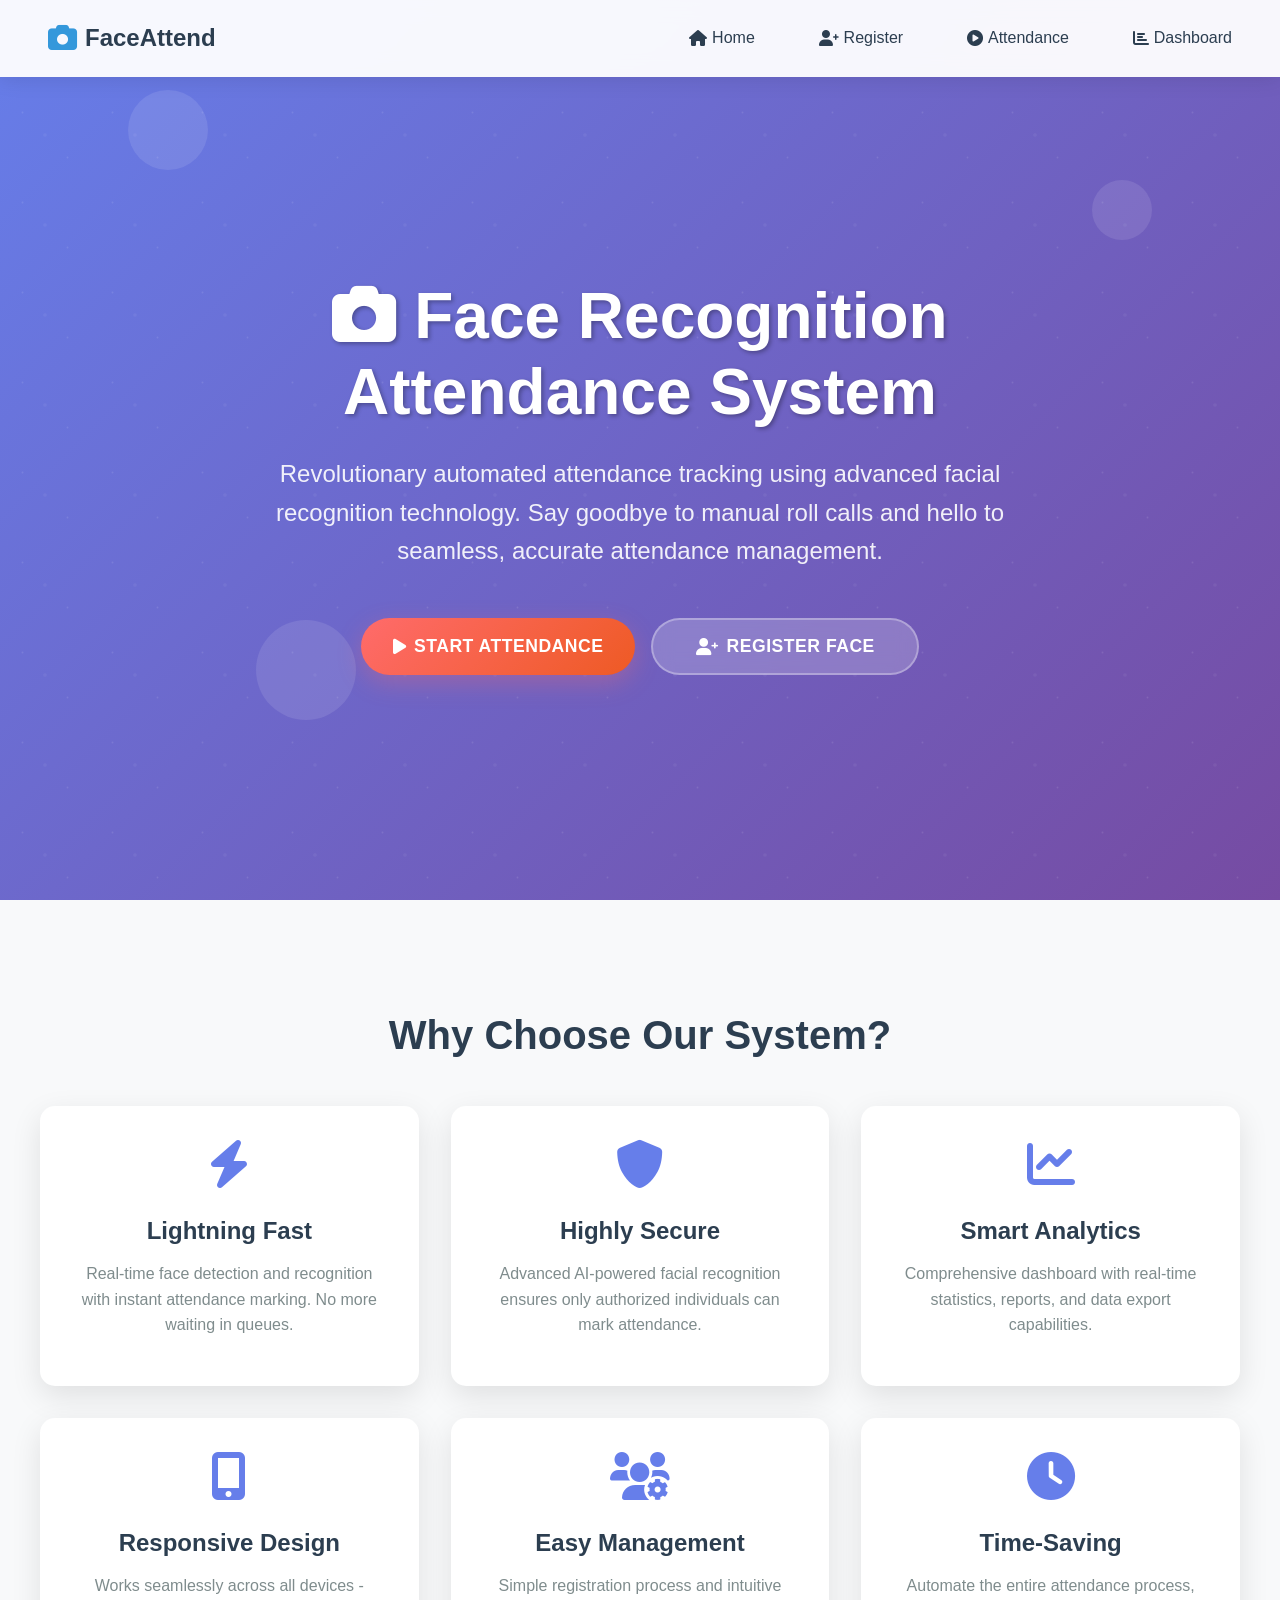
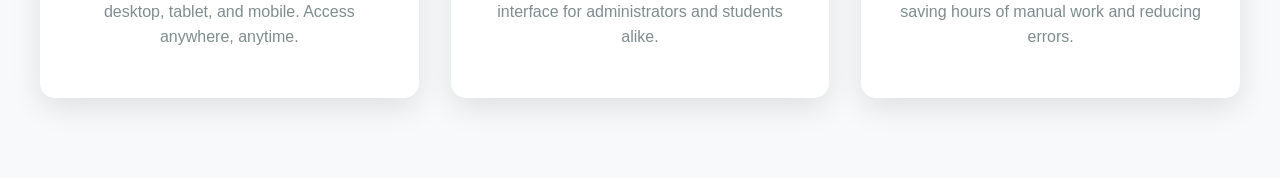
<file: index.html>
<!DOCTYPE html>
<html lang="en">
<head>
    <meta charset="UTF-8">
    <meta name="viewport" content="width=device-width, initial-scale=1.0">
    <title>Face Recognition Attendance System</title>
    <link rel="stylesheet" href="style.css">
    <link rel="stylesheet" href="https://cdnjs.cloudflare.com/ajax/libs/font-awesome/6.0.0/css/all.min.css">
    <style>
        body {
            margin: 0;
            padding: 0;
            font-family: 'Segoe UI', Tahoma, Geneva, Verdana, sans-serif;
            overflow-x: hidden;
        }

        .hero {
            position: relative;
            height: 100vh;
            background: linear-gradient(135deg, #667eea 0%, #764ba2 100%);
            display: flex;
            align-items: center;
            justify-content: center;
            text-align: center;
            color: white;
            overflow: hidden;
        }

        .hero::before {
            content: '';
            position: absolute;
            top: 0;
            left: 0;
            right: 0;
            bottom: 0;
            background: url('data:image/svg+xml,<svg xmlns="http://www.w3.org/2000/svg" viewBox="0 0 1000 1000"><defs><pattern id="grain" width="100" height="100" patternUnits="userSpaceOnUse"><circle cx="25" cy="25" r="1" fill="%23ffffff" opacity="0.1"/><circle cx="75" cy="75" r="1" fill="%23ffffff" opacity="0.1"/><circle cx="50" cy="50" r="2" fill="%23ffffff" opacity="0.05"/></pattern></defs><rect width="100%" height="100%" fill="url(%23grain)"/></svg>');
            pointer-events: none;
        }

        .hero-content {
            position: relative;
            z-index: 2;
            max-width: 800px;
            padding: 2rem;
            animation: fadeInUp 1s ease-out;
        }

        @keyframes fadeInUp {
            from {
                opacity: 0;
                transform: translateY(30px);
            }
            to {
                opacity: 1;
                transform: translateY(0);
            }
        }

        .hero h1 {
            font-size: 4rem;
            font-weight: 700;
            margin-bottom: 1rem;
            text-shadow: 2px 2px 4px rgba(0,0,0,0.3);
            line-height: 1.2;
        }

        .hero p {
            font-size: 1.5rem;
            margin-bottom: 3rem;
            opacity: 0.9;
            line-height: 1.6;
        }

        .cta-buttons {
            display: flex;
            gap: 1rem;
            justify-content: center;
            flex-wrap: wrap;
        }

        .btn {
            padding: 1rem 2rem;
            font-size: 1.1rem;
            font-weight: 600;
            border: none;
            border-radius: 50px;
            cursor: pointer;
            transition: all 0.3s ease;
            text-decoration: none;
            display: inline-flex;
            align-items: center;
            gap: 0.5rem;
            text-transform: uppercase;
            letter-spacing: 0.5px;
            min-width: 200px;
            justify-content: center;
        }

        .btn-primary {
            background: linear-gradient(135deg, #ff6b6b, #ee5a24);
            color: white;
            box-shadow: 0 8px 25px rgba(255, 107, 107, 0.3);
        }

        .btn-primary:hover {
            transform: translateY(-3px);
            box-shadow: 0 15px 35px rgba(255, 107, 107, 0.4);
        }

        .btn-secondary {
            background: rgba(255, 255, 255, 0.2);
            color: white;
            border: 2px solid rgba(255, 255, 255, 0.3);
            backdrop-filter: blur(10px);
        }

        .btn-secondary:hover {
            background: rgba(255, 255, 255, 0.3);
            transform: translateY(-3px);
        }

        .features {
            padding: 5rem 2rem;
            background: #f8f9fa;
            text-align: center;
        }

        .features h2 {
            font-size: 2.5rem;
            color: #2c3e50;
            margin-bottom: 3rem;
        }

        .features-grid {
            display: grid;
            grid-template-columns: repeat(auto-fit, minmax(300px, 1fr));
            gap: 2rem;
            max-width: 1200px;
            margin: 0 auto;
        }

        .feature-card {
            background: white;
            padding: 2rem;
            border-radius: 15px;
            box-shadow: 0 10px 30px rgba(0,0,0,0.1);
            transition: transform 0.3s ease, box-shadow 0.3s ease;
        }

        .feature-card:hover {
            transform: translateY(-10px);
            box-shadow: 0 20px 40px rgba(0,0,0,0.15);
        }

        .feature-icon {
            font-size: 3rem;
            color: #667eea;
            margin-bottom: 1rem;
        }

        .feature-card h3 {
            font-size: 1.5rem;
            color: #2c3e50;
            margin-bottom: 1rem;
        }

        .feature-card p {
            color: #7f8c8d;
            line-height: 1.6;
        }

        .floating-shapes {
            position: absolute;
            top: 0;
            left: 0;
            right: 0;
            bottom: 0;
            pointer-events: none;
            overflow: hidden;
        }

        .shape {
            position: absolute;
            border-radius: 50%;
            background: rgba(255, 255, 255, 0.1);
            animation: float 6s ease-in-out infinite;
        }

        .shape:nth-child(1) {
            width: 80px;
            height: 80px;
            top: 10%;
            left: 10%;
            animation-delay: 0s;
        }

        .shape:nth-child(2) {
            width: 60px;
            height: 60px;
            top: 20%;
            right: 10%;
            animation-delay: 2s;
        }

        .shape:nth-child(3) {
            width: 100px;
            height: 100px;
            bottom: 20%;
            left: 20%;
            animation-delay: 4s;
        }

        @keyframes float {
            0%, 100% { transform: translateY(0px); }
            50% { transform: translateY(-20px); }
        }

        @media (max-width: 768px) {
            .hero h1 {
                font-size: 2.5rem;
            }
            .hero p {
                font-size: 1.2rem;
            }
            .cta-buttons {
                flex-direction: column;
                align-items: center;
            }
            .btn {
                min-width: 250px;
            }
        }
    </style>
</head>
<body>
    <nav>
        <a href="/" class="nav-brand">
            <i class="fas fa-camera"></i>
            FaceAttend
        </a>
        <div class="nav-links" id="navLinks">
            <a href="/"><i class="fas fa-home"></i> Home</a>
            <a href="/register"><i class="fas fa-user-plus"></i> Register</a>
            <a href="/attendance"><i class="fas fa-play-circle"></i> Attendance</a>
            <a href="/dashboard"><i class="fas fa-chart-bar"></i> Dashboard</a>
        </div>
        <div class="hamburger" id="hamburger">
            <span></span>
            <span></span>
            <span></span>
        </div>
    </nav>

    <section class="hero">
        <div class="floating-shapes">
            <div class="shape"></div>
            <div class="shape"></div>
            <div class="shape"></div>
        </div>
        <div class="hero-content">
            <h1><i class="fas fa-camera"></i> Face Recognition Attendance System</h1>
            <p>Revolutionary automated attendance tracking using advanced facial recognition technology. Say goodbye to manual roll calls and hello to seamless, accurate attendance management.</p>
            <div class="cta-buttons">
                <a href="/attendance" class="btn btn-primary">
                    <i class="fas fa-play"></i> Start Attendance
                </a>
                <a href="/register" class="btn btn-secondary">
                    <i class="fas fa-user-plus"></i> Register Face
                </a>
            </div>
        </div>
    </section>

    <section class="features">
        <h2>Why Choose Our System?</h2>
        <div class="features-grid">
            <div class="feature-card">
                <div class="feature-icon"><i class="fas fa-bolt"></i></div>
                <h3>Lightning Fast</h3>
                <p>Real-time face detection and recognition with instant attendance marking. No more waiting in queues.</p>
            </div>
            <div class="feature-card">
                <div class="feature-icon"><i class="fas fa-shield-alt"></i></div>
                <h3>Highly Secure</h3>
                <p>Advanced AI-powered facial recognition ensures only authorized individuals can mark attendance.</p>
            </div>
            <div class="feature-card">
                <div class="feature-icon"><i class="fas fa-chart-line"></i></div>
                <h3>Smart Analytics</h3>
                <p>Comprehensive dashboard with real-time statistics, reports, and data export capabilities.</p>
            </div>
            <div class="feature-card">
                <div class="feature-icon"><i class="fas fa-mobile-alt"></i></div>
                <h3>Responsive Design</h3>
                <p>Works seamlessly across all devices - desktop, tablet, and mobile. Access anywhere, anytime.</p>
            </div>
            <div class="feature-card">
                <div class="feature-icon"><i class="fas fa-users-cog"></i></div>
                <h3>Easy Management</h3>
                <p>Simple registration process and intuitive interface for administrators and students alike.</p>
            </div>
            <div class="feature-card">
                <div class="feature-icon"><i class="fas fa-clock"></i></div>
                <h3>Time-Saving</h3>
                <p>Automate the entire attendance process, saving hours of manual work and reducing errors.</p>
            </div>
        </div>
    </section>

    <script>
        // Hamburger menu toggle
        const hamburger = document.getElementById('hamburger');
        const navLinks = document.getElementById('navLinks');

        hamburger.addEventListener('click', () => {
            hamburger.classList.toggle('active');
            navLinks.classList.toggle('active');
        });

        // Close mobile menu when clicking a link
        navLinks.querySelectorAll('a').forEach(link => {
            link.addEventListener('click', () => {
                hamburger.classList.remove('active');
                navLinks.classList.remove('active');
            });
        });

        // Navbar scroll effect
        window.addEventListener('scroll', () => {
            const nav = document.querySelector('nav');
            if (window.scrollY > 50) {
                nav.classList.add('scrolled');
            } else {
                nav.classList.remove('scrolled');
            }
        });

        // Smooth scrolling for anchor links
        document.querySelectorAll('a[href^="#"]').forEach(anchor => {
            anchor.addEventListener('click', function (e) {
                e.preventDefault();
                const target = document.querySelector(this.getAttribute('href'));
                if (target) {
                    target.scrollIntoView({
                        behavior: 'smooth',
                        block: 'start'
                    });
                }
            });
        });
    </script>
</body>
</html>
</file>
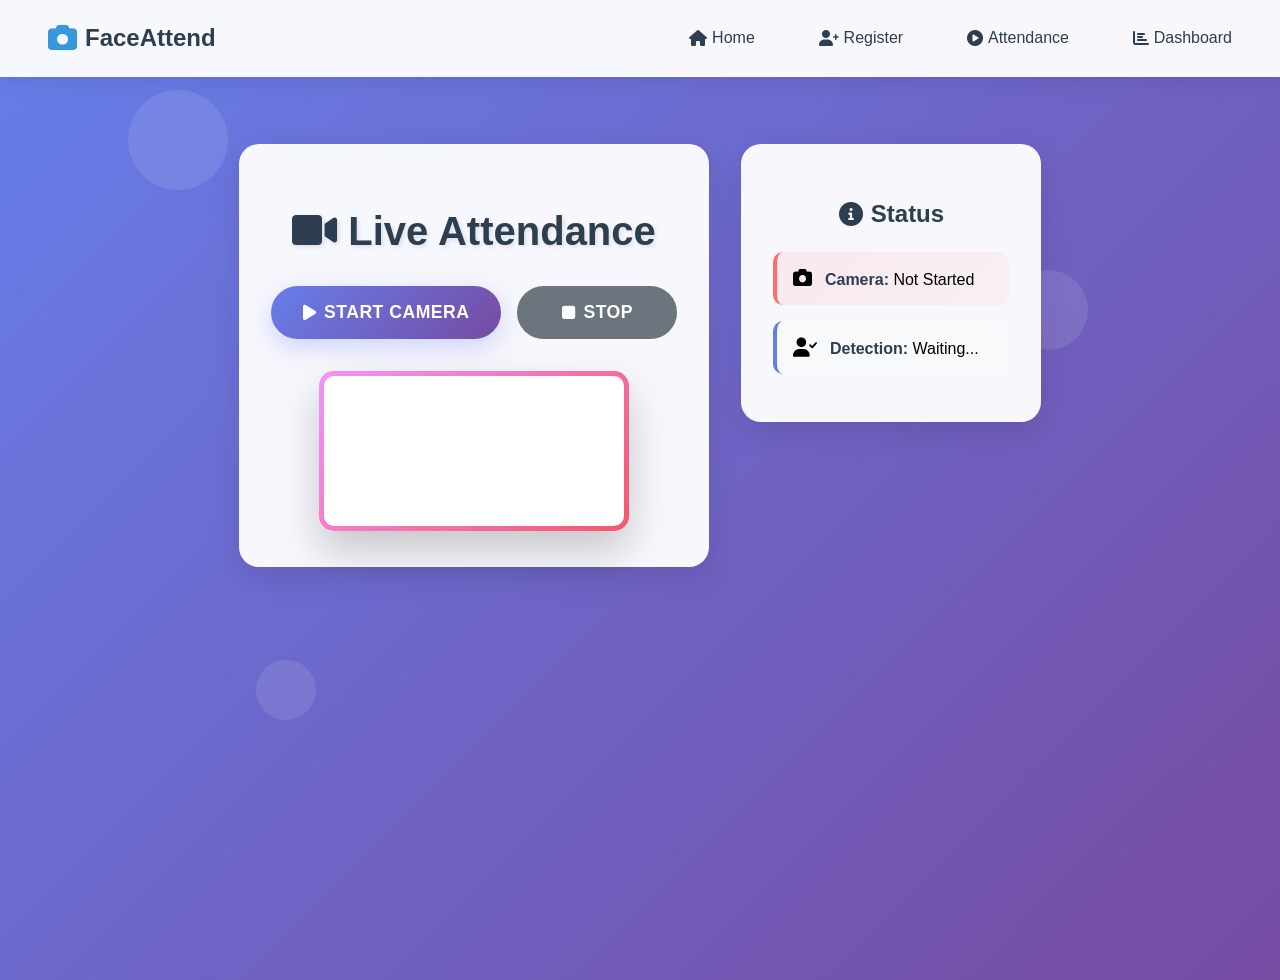
<file: attendence.html>
<!DOCTYPE html>
<html lang="en">
<head>
    <meta charset="UTF-8">
    <meta name="viewport" content="width=device-width, initial-scale=1.0">
    <title>Live Attendance</title>
    <link rel="stylesheet" href="style.css">
    <link rel="stylesheet" href="https://cdnjs.cloudflare.com/ajax/libs/font-awesome/6.0.0/css/all.min.css">
    <style>
        :root {
            --primary: #667eea;
            --secondary: #764ba2;
            --success: #4ecdc4;
            --warning: #ff6b6b;
            --dark: #2c3e50;
            --light: #f8f9fa;
            --shadow: 0 10px 30px rgba(0,0,0,0.1);
            --border-radius: 20px;
        }

        body {
            background: linear-gradient(135deg, #667eea 0%, #764ba2 100%);
            min-height: 100vh;
            font-family: 'Segoe UI', Tahoma, Geneva, Verdana, sans-serif;
            overflow-x: hidden;
        }

        body::before {
            content: '';
            position: fixed;
            top: 0;
            left: 0;
            right: 0;
            bottom: 0;
            background: url('data:image/svg+xml,<svg xmlns="http://www.w3.org/2000/svg" viewBox="0 0 1000 1000"><defs><pattern id="grain" width="100" height="100" patternUnits="userSpaceOnUse"><circle cx="25" cy="25" r="1" fill="%23ffffff" opacity="0.03"/><circle cx="75" cy="75" r="1" fill="%23ffffff" opacity="0.03"/><circle cx="50" cy="50" r="2" fill="%23ffffff" opacity="0.02"/></pattern></defs><rect width="100%" height="100%" fill="url(%23grain)"/></svg>');
            pointer-events: none;
            z-index: -1;
        }

        .attendance-main {
            max-width: 1200px;
            margin: 2rem auto;
            padding: 2rem;
            display: grid;
            grid-template-columns: 1fr 300px;
            gap: 2rem;
            align-items: start;
        }

        .video-section {
            background: rgba(255, 255, 255, 0.95);
            backdrop-filter: blur(10px);
            border-radius: var(--border-radius);
            box-shadow: var(--shadow);
            padding: 2rem;
            text-align: center;
        }

        .video-section h2 {
            color: var(--dark);
            margin-bottom: 2rem;
            font-size: 2.5rem;
            font-weight: 700;
            text-shadow: 2px 2px 4px rgba(0,0,0,0.1);
        }

        .controls {
            display: flex;
            justify-content: center;
            gap: 1rem;
            margin-bottom: 2rem;
            flex-wrap: wrap;
        }

        .btn {
            padding: 1rem 2rem;
            font-size: 1.1rem;
            border: none;
            border-radius: 50px;
            cursor: pointer;
            transition: all 0.3s ease;
            font-weight: 600;
            text-transform: uppercase;
            letter-spacing: 0.5px;
            display: inline-flex;
            align-items: center;
            gap: 0.5rem;
            min-width: 160px;
            justify-content: center;
            position: relative;
            overflow: hidden;
        }

        .btn::before {
            content: '';
            position: absolute;
            top: 0;
            left: -100%;
            width: 100%;
            height: 100%;
            background: linear-gradient(90deg, transparent, rgba(255,255,255,0.2), transparent);
            transition: left 0.5s;
        }

        .btn:hover::before {
            left: 100%;
        }

        .btn-primary {
            background: linear-gradient(135deg, var(--primary), var(--secondary));
            color: white;
            box-shadow: 0 8px 25px rgba(102, 126, 234, 0.3);
        }

        .btn-primary:hover {
            transform: translateY(-3px);
            box-shadow: 0 15px 35px rgba(102, 126, 234, 0.4);
        }

        .btn-danger {
            background: linear-gradient(135deg, var(--warning), #ee5a24);
            color: white;
            box-shadow: 0 8px 25px rgba(255, 107, 107, 0.3);
        }

        .btn-danger:hover {
            transform: translateY(-3px);
            box-shadow: 0 15px 35px rgba(255, 107, 107, 0.4);
        }

        .btn:disabled {
            background: #6c757d;
            cursor: not-allowed;
            transform: none;
            box-shadow: none;
        }

        .video-card {
            position: relative;
            display: inline-block;
            border-radius: 15px;
            overflow: hidden;
            box-shadow: 0 20px 40px rgba(0,0,0,0.2);
            margin: 0 auto;
            max-width: 100%;
            background: linear-gradient(135deg, #f093fb 0%, #f5576c 100%);
            padding: 5px;
        }

        .video-card-inner {
            background: white;
            border-radius: 10px;
            overflow: hidden;
        }

        #video {
            display: block;
            width: 100%;
            max-width: 640px;
            height: auto;
            border-radius: 10px;
        }

        #overlay {
            position: absolute;
            left: 5px;
            top: 5px;
            pointer-events: none;
            border-radius: 10px;
        }

        .status-panel {
            background: rgba(255, 255, 255, 0.95);
            backdrop-filter: blur(10px);
            border-radius: var(--border-radius);
            box-shadow: var(--shadow);
            padding: 2rem;
            height: fit-content;
            /* sticky: top 100px; */
        }

        .status-panel h3 {
            color: var(--dark);
            margin-bottom: 1.5rem;
            font-size: 1.5rem;
            text-align: center;
            display: flex;
            align-items: center;
            justify-content: center;
            gap: 0.5rem;
        }

        .status-item {
            background: var(--light);
            border-radius: 10px;
            padding: 1rem;
            margin-bottom: 1rem;
            border-left: 4px solid var(--primary);
            transition: all 0.3s ease;
        }

        .status-item.success {
            border-left-color: var(--success);
            background: linear-gradient(135deg, rgba(78, 205, 196, 0.1), rgba(78, 205, 196, 0.05));
        }

        .status-item.warning {
            border-left-color: var(--warning);
            background: linear-gradient(135deg, rgba(255, 107, 107, 0.1), rgba(255, 107, 107, 0.05));
        }

        .status-item i {
            margin-right: 0.5rem;
            font-size: 1.2rem;
        }

        .status-item strong {
            color: var(--dark);
        }

        .loading {
            display: inline-block;
            width: 20px;
            height: 20px;
            border: 3px solid rgba(255,255,255,.3);
            border-radius: 50%;
            border-top-color: #fff;
            animation: spin 1s ease-in-out infinite;
        }

        @keyframes spin {
            to { transform: rotate(360deg); }
        }

        .face-detected {
            animation: pulse 2s infinite;
        }

        @keyframes pulse {
            0% { box-shadow: 0 0 0 0 rgba(78, 205, 196, 0.7); }
            70% { box-shadow: 0 0 0 10px rgba(78, 205, 196, 0); }
            100% { box-shadow: 0 0 0 0 rgba(78, 205, 196, 0); }
        }

        .floating-elements {
            position: fixed;
            top: 0;
            left: 0;
            right: 0;
            bottom: 0;
            pointer-events: none;
            z-index: -1;
            overflow: hidden;
        }

        .floating-element {
            position: absolute;
            border-radius: 50%;
            background: rgba(255, 255, 255, 0.1);
            animation: float 6s ease-in-out infinite;
        }

        .floating-element:nth-child(1) {
            width: 100px;
            height: 100px;
            top: 10%;
            left: 10%;
            animation-delay: 0s;
        }

        .floating-element:nth-child(2) {
            width: 80px;
            height: 80px;
            top: 30%;
            right: 15%;
            animation-delay: 2s;
        }

        .floating-element:nth-child(3) {
            width: 60px;
            height: 60px;
            bottom: 20%;
            left: 20%;
            animation-delay: 4s;
        }

        @keyframes float {
            0%, 100% { transform: translateY(0px) rotate(0deg); }
            50% { transform: translateY(-20px) rotate(180deg); }
        }

        @media (max-width: 768px) {
            .attendance-main {
                grid-template-columns: 1fr;
                gap: 1rem;
            }
            .status-panel {
                position: static;
            }
            .video-section h2 {
                font-size: 2rem;
            }
            .controls {
                flex-direction: column;
                align-items: center;
            }
            .btn {
                min-width: 200px;
            }
        }
    </style>
</head>
<body>
    <div class="floating-elements">
        <div class="floating-element"></div>
        <div class="floating-element"></div>
        <div class="floating-element"></div>
    </div>

    <nav>
        <a href="/" class="nav-brand">
            <i class="fas fa-camera"></i>
            FaceAttend
        </a>
        <div class="nav-links" id="navLinks">
            <a href="/"><i class="fas fa-home"></i> Home</a>
            <a href="/register"><i class="fas fa-user-plus"></i> Register</a>
            <a href="/attendance"><i class="fas fa-play-circle"></i> Attendance</a>
            <a href="/dashboard"><i class="fas fa-chart-bar"></i> Dashboard</a>
        </div>
        <div class="hamburger" id="hamburger">
            <span></span>
            <span></span>
            <span></span>
        </div>
    </nav>

    <div class="attendance-main">
        <div class="video-section">
            <h2><i class="fas fa-video"></i> Live Attendance</h2>
            <div class="controls">
                <button id="startBtn" class="btn btn-primary">
                    <i class="fas fa-play"></i> Start Camera
                </button>
                <button id="stopBtn" class="btn btn-danger" disabled>
                    <i class="fas fa-stop"></i> Stop
                </button>
            </div>
            <div class="video-card">
                <div class="video-card-inner">
                    <video id="video" autoplay></video>
                    <canvas id="overlay"></canvas>
                </div>
            </div>
        </div>

        <div class="status-panel">
            <h3><i class="fas fa-info-circle"></i> Status</h3>
            <div id="cameraStatus" class="status-item warning">
                <i class="fas fa-camera"></i>
                <strong>Camera:</strong> <span id="cameraState">Not Started</span>
            </div>
            <div id="detectionStatus" class="status-item">
                <i class="fas fa-user-check"></i>
                <strong>Detection:</strong> <span id="detectionState">Waiting...</span>
            </div>
            <div id="recognized" class="status-item success" style="display: none;">
                <i class="fas fa-check-circle"></i>
                <strong>Recognized:</strong> <span id="recognizedNames"></span>
            </div>
        </div>
    </div>

    <script src="script.js"></script>
    <script>
        const video = document.getElementById('video');
        const overlay = document.getElementById('overlay');
        const recognizedDiv = document.getElementById('recognized');
        const recognizedNames = document.getElementById('recognizedNames');
        const cameraState = document.getElementById('cameraState');
        const detectionState = document.getElementById('detectionState');
        let streaming = false;
        let interval = null;

        document.getElementById('startBtn').onclick = async () => {
            const btn = document.getElementById('startBtn');
            const originalText = btn.innerHTML;
            btn.innerHTML = '<span class="loading"></span> Starting...';
            btn.disabled = true;

            try {
                const stream = await navigator.mediaDevices.getUserMedia({ video: true });
                video.srcObject = stream;
                streaming = true;
                cameraState.textContent = 'Active';
                cameraState.parentElement.className = 'status-item success';
                document.getElementById('stopBtn').disabled = false;
                startProcessing();
            } catch (err) {
                alert('Camera access denied or not available.');
                cameraState.textContent = 'Access Denied';
                cameraState.parentElement.className = 'status-item warning';
            } finally {
                btn.innerHTML = originalText;
                btn.disabled = false;
            }
        };

        document.getElementById('stopBtn').onclick = () => {
            if (interval) clearInterval(interval);
            if (video.srcObject) {
                video.srcObject.getTracks().forEach(track => track.stop());
            }
            streaming = false;
            cameraState.textContent = 'Stopped';
            cameraState.parentElement.className = 'status-item warning';
            detectionState.textContent = 'Waiting...';
            recognizedDiv.style.display = 'none';
            document.getElementById('stopBtn').disabled = true;
        };

        function startProcessing() {
            detectionState.textContent = 'Processing...';

            interval = setInterval(async () => {
                if (!streaming) return;

                // Wait until the video dimensions are available
                if (video.videoWidth === 0 || video.videoHeight === 0) {
                    detectionState.textContent = 'Waiting for camera...';
                    return;
                }

                // Capture frame
                const canvas = document.createElement('canvas');
                canvas.width = video.videoWidth;
                canvas.height = video.videoHeight;
                const ctx = canvas.getContext('2d');
                ctx.drawImage(video, 0, 0);

                canvas.toBlob(async (blob) => {
                    if (!blob) {
                        console.warn('Canvas toBlob returned null; skipping frame.');
                        return;
                    }

                    const formData = new FormData();
                    formData.append('frame', blob, 'frame.jpg');

                    try {
                        const res = await fetch(`${API_BASE}/process_frame`, {
                            method: 'POST',
                            body: formData
                        });

                        if (!res.ok) {
                            const text = await res.text();
                            throw new Error(`HTTP ${res.status}: ${text}`);
                        }

                        const data = await res.json();
                        drawFaces(data.faces || [], canvas.width, canvas.height);
                    } catch (err) {
                        console.error('Error processing frame:', err);
                        detectionState.textContent = 'Error - ' + (err.message || 'Check console');
                    }
                }, 'image/jpeg');
            }, 1000);
        }

        function drawFaces(faces, videoWidth, videoHeight) {
            overlay.width = videoWidth;
            overlay.height = videoHeight;
            const ctx = overlay.getContext('2d');
            ctx.clearRect(0, 0, overlay.width, overlay.height);

            if (faces.length > 0) {
                detectionState.textContent = `${faces.length} face(s) detected`;
                const names = faces.map(f => f.name || 'Unknown').join(', ');
                recognizedNames.textContent = names;
                recognizedDiv.style.display = 'block';
                recognizedDiv.classList.add('face-detected');

                faces.forEach(face => {
                    ctx.strokeStyle = '#4ecdc4';
                    ctx.lineWidth = 4;
                    ctx.strokeRect(face.x, face.y, face.width, face.height);
                    ctx.shadowColor = '#4ecdc4';
                    ctx.shadowBlur = 10;
                });
            } else {
                detectionState.textContent = 'No faces detected';
                recognizedDiv.style.display = 'none';
                recognizedDiv.classList.remove('face-detected');
            }
        }

        // Hamburger menu toggle
        const hamburger = document.getElementById('hamburger');
        const navLinks = document.getElementById('navLinks');

        hamburger.addEventListener('click', () => {
            hamburger.classList.toggle('active');
            navLinks.classList.toggle('active');
        });

        // Close mobile menu when clicking a link
        navLinks.querySelectorAll('a').forEach(link => {
            link.addEventListener('click', () => {
                hamburger.classList.remove('active');
                navLinks.classList.remove('active');
            });
        });

        // Navbar scroll effect
        window.addEventListener('scroll', () => {
            const nav = document.querySelector('nav');
            if (window.scrollY > 50) {
                nav.classList.add('scrolled');
            } else {
                nav.classList.remove('scrolled');
            }
        });
    </script>
</body>
</html>
</file>
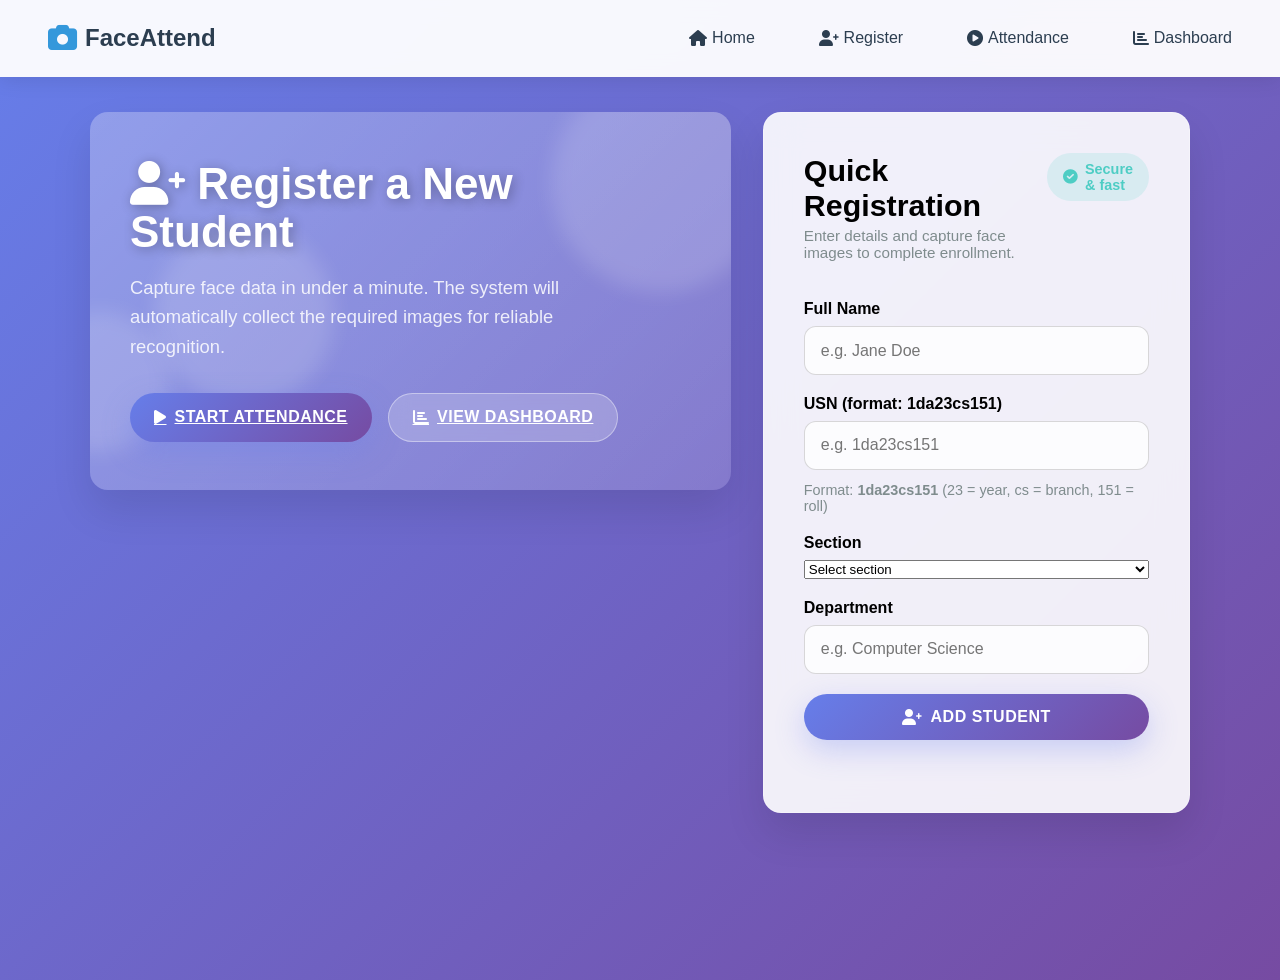
<file: register.html>
<!DOCTYPE html>
<html lang="en">
<head>
    <meta charset="UTF-8">
    <meta name="viewport" content="width=device-width, initial-scale=1.0">
    <title>Register Student</title>
    <link rel="stylesheet" href="style.css">
    <link rel="stylesheet" href="https://cdnjs.cloudflare.com/ajax/libs/font-awesome/6.0.0/css/all.min.css">
    <style>
        :root {
            --primary: #667eea;
            --secondary: #764ba2;
            --accent: #4ecdc4;
            --muted: #7f8c8d;
            --card: rgba(255, 255, 255, 0.9);
            --shadow: 0 20px 40px rgba(0,0,0,0.1);
            --border-radius: 18px;
        }

        body {
            background: linear-gradient(135deg, #667eea 0%, #764ba2 100%);
            min-height: 100vh;
            font-family: 'Segoe UI', Tahoma, Geneva, Verdana, sans-serif;
            overflow-x: hidden;
        }

        .register-main {
            max-width: 1100px;
            margin: 0 auto 4rem;
            padding: 2rem 1.5rem 4rem;
            display: grid;
            grid-template-columns: 1.2fr 0.8fr;
            gap: 2rem;
            align-items: start;
        }

        .register-hero {
            position: relative;
            padding: 3rem 2.5rem;
            background: rgba(255, 255, 255, 0.15);
            border-radius: var(--border-radius);
            box-shadow: var(--shadow);
            overflow: hidden;
        }

        .register-hero::before {
            content: '';
            position: absolute;
            inset: 0;
            background: linear-gradient(135deg, rgba(255,255,255,0.15), rgba(255,255,255,0));
            pointer-events: none;
        }

        .hero-content {
            position: relative;
            z-index: 1;
            max-width: 520px;
        }

        .hero-content h1 {
            font-size: 2.75rem;
            margin: 0 0 1rem;
            color: #fff;
            text-shadow: 2px 2px 12px rgba(0,0,0,0.3);
            line-height: 1.1;
        }

        .hero-content p {
            margin: 0 0 2rem;
            color: rgba(255,255,255,0.85);
            font-size: 1.15rem;
            max-width: 520px;
            line-height: 1.6;
        }

        .hero-actions {
            display: flex;
            gap: 1rem;
            flex-wrap: wrap;
        }

        .hero-graphic {
            position: absolute;
            inset: 0;
            z-index: 0;
            pointer-events: none;
        }

        .shape {
            position: absolute;
            border-radius: 50%;
            background: rgba(255, 255, 255, 0.15);
            filter: blur(10px);
            animation: float 8s ease-in-out infinite;
        }

        .shape:nth-child(1) {
            width: 220px;
            height: 220px;
            top: -40px;
            right: -40px;
            animation-delay: 0s;
        }

        .shape:nth-child(2) {
            width: 140px;
            height: 140px;
            bottom: 10%;
            left: -60px;
            animation-delay: 2s;
        }

        .shape:nth-child(3) {
            width: 180px;
            height: 180px;
            top: 30%;
            left: 10%;
            animation-delay: 4s;
        }

        @keyframes float {
            0%, 100% { transform: translateY(0) scale(1); }
            50% { transform: translateY(-20px) scale(1.05); }
        }

        .register-card {
            padding: 2.5rem;
            background: var(--card);
            border-radius: var(--border-radius);
            box-shadow: var(--shadow);
            border: 1px solid rgba(255,255,255,0.25);
            backdrop-filter: blur(16px);
        }

        .card-header {
            display: flex;
            justify-content: space-between;
            align-items: flex-start;
            gap: 1rem;
            margin-bottom: 1.5rem;
        }

        .card-header h2 {
            margin: 0;
            font-size: 1.9rem;
            color: var(--dark);
        }

        .subtle {
            color: var(--muted);
            margin-top: 0.25rem;
            font-size: 0.95rem;
        }

        .badge {
            display: inline-flex;
            align-items: center;
            gap: 0.5rem;
            background: rgba(78, 205, 196, 0.15);
            color: var(--accent);
            border-radius: 999px;
            padding: 0.5rem 1rem;
            font-weight: 600;
            font-size: 0.9rem;
        }

        .status-badge {
            display: inline-flex;
            align-items: center;
            gap: 0.5rem;
            padding: 0.5rem 1rem;
            border-radius: 999px;
            background: rgba(255, 255, 255, 0.3);
            border: 1px solid rgba(255, 255, 255, 0.4);
            color: rgba(255, 255, 255, 0.9);
            font-weight: 600;
            font-size: 0.9rem;
            box-shadow: 0 10px 20px rgba(0,0,0,0.1);
        }

        .status-badge.success {
            background: rgba(46, 204, 113, 0.18);
            border-color: rgba(46, 204, 113, 0.25);
            color: rgba(46, 204, 113, 0.95);
        }

        .status-badge.warning {
            background: rgba(241, 196, 15, 0.18);
            border-color: rgba(241, 196, 15, 0.25);
            color: rgba(241, 196, 15, 0.95);
        }

        .status-badge.error {
            background: rgba(231, 76, 60, 0.18);
            border-color: rgba(231, 76, 60, 0.25);
            color: rgba(231, 76, 60, 0.95);
        }

        .register-form {
            display: grid;
            gap: 1.25rem;
            margin-bottom: 2rem;
        }

        .form-row {
            display: flex;
            flex-direction: column;
            gap: 0.5rem;
        }

        .form-row label {
            font-weight: 600;
            color: var(--dark);
        }

        .form-row input {
            padding: 0.9rem 1rem;
            border-radius: 12px;
            border: 1px solid rgba(0, 0, 0, 0.15);
            background: rgba(255,255,255,0.8);
            font-size: 1rem;
            outline: none;
            transition: border 0.2s ease, box-shadow 0.2s ease;
        }

        .form-row input:focus {
            border-color: rgba(102,126,234,0.8);
            box-shadow: 0 0 0 4px rgba(102,126,234,0.15);
        }

        .btn {
            padding: 0.9rem 1.5rem;
            font-size: 1rem;
            font-weight: 700;
            border: none;
            border-radius: 999px;
            cursor: pointer;
            transition: transform 0.25s ease, box-shadow 0.25s ease;
            text-transform: uppercase;
            letter-spacing: 0.5px;
            display: inline-flex;
            align-items: center;
            justify-content: center;
            gap: 0.5rem;
        }

        .btn-primary {
            background: linear-gradient(135deg, var(--primary), var(--secondary));
            color: white;
            box-shadow: 0 10px 30px rgba(102,126,234,0.3);
        }

        .btn-primary:hover {
            transform: translateY(-2px);
            box-shadow: 0 15px 40px rgba(102,126,234,0.4);
        }

        .btn-secondary {
            background: rgba(255,255,255,0.2);
            color: white;
            border: 1px solid rgba(255,255,255,0.4);
            backdrop-filter: blur(10px);
        }

        .btn-secondary:hover {
            transform: translateY(-2px);
            box-shadow: 0 12px 25px rgba(255,255,255,0.25);
        }

        .btn-block {
            width: 100%;
        }

        .camera-section {
            display: none;
            padding-top: 1rem;
        }

        .camera-section.active {
            display: block;
        }

        .camera-header {
            display: flex;
            justify-content: space-between;
            align-items: flex-start;
            gap: 1rem;
        }

        .camera-header h3 {
            margin: 0;
            font-size: 1.35rem;
            color: var(--dark);
        }

        .hint {
            color: var(--muted);
            font-size: 0.9rem;
        }

        .camera-grid {
            display: grid;
            grid-template-columns: 1fr 1fr;
            gap: 1.5rem;
            margin-top: 1.5rem;
        }

        .video-frame {
            position: relative;
            overflow: hidden;
            border-radius: 20px;
            border: 1px solid rgba(0,0,0,0.12);
            box-shadow: 0 15px 35px rgba(0,0,0,0.08);
        }

        video {
            width: 100%;
            height: auto;
            display: block;
        }

        .camera-actions {
            display: flex;
            gap: 1rem;
            justify-content: space-between;
            flex-wrap: wrap;
            margin-top: 1rem;
        }

        .progress {
            width: 100%;
            height: 10px;
            background: rgba(0,0,0,0.08);
            border-radius: 999px;
            overflow: hidden;
            margin-bottom: 0.75rem;
        }

        .progress-bar {
            height: 100%;
            background: linear-gradient(135deg, var(--primary), var(--secondary));
            width: 0;
            transition: width 0.3s ease;
        }

        .capture-text {
            margin: 0 0 1rem;
            font-weight: 600;
            color: var(--dark);
        }

        .capture-gallery {
            display: grid;
            grid-template-columns: repeat(auto-fit, minmax(80px, 1fr));
            gap: 0.75rem;
            margin-top: 1rem;
        }

        .capture-tile {
            position: relative;
            width: 100%;
            padding-top: 100%;
            border-radius: 16px;
            overflow: hidden;
            border: 1px solid rgba(0,0,0,0.12);
            background: rgba(255,255,255,0.65);
        }

        .capture-tile img {
            position: absolute;
            width: 100%;
            height: 100%;
            object-fit: cover;
            top: 0;
            left: 0;
        }

        @media (max-width: 960px) {
            .register-main {
                grid-template-columns: 1fr;
            }

            .camera-grid {
                grid-template-columns: 1fr;
            }
        }

        @media (max-width: 600px) {
            .hero-content h1 {
                font-size: 2.3rem;
            }

            .register-main {
                margin: 0 auto 2rem;
                padding: 1.5rem 1rem 3rem;
            }
        }
    </style>
</head>
<body>
    <nav>
        <a href="/" class="nav-brand">
            <i class="fas fa-camera"></i>
            FaceAttend
        </a>
        <div class="nav-links" id="navLinks">
            <a href="/"><i class="fas fa-home"></i> Home</a>
            <a href="/register"><i class="fas fa-user-plus"></i> Register</a>
            <a href="/attendance"><i class="fas fa-play-circle"></i> Attendance</a>
            <a href="/dashboard"><i class="fas fa-chart-bar"></i> Dashboard</a>
        </div>
        <div class="hamburger" id="hamburger">
            <span></span>
            <span></span>
            <span></span>
        </div>
    </nav>
    <main class="register-main">
        <section class="register-hero">
            <div class="hero-content">
                <h1><i class="fas fa-user-plus"></i> Register a New Student</h1>
                <p>Capture face data in under a minute. The system will automatically collect the required images for reliable recognition.</p>
                <div class="hero-actions">
                    <a href="/attendance" class="btn btn-primary"><i class="fas fa-play"></i> Start Attendance</a>
                    <a href="/dashboard" class="btn btn-secondary"><i class="fas fa-chart-bar"></i> View Dashboard</a>
                </div>
            </div>
            <div class="hero-graphic" aria-hidden="true">
                <div class="shape"></div>
                <div class="shape"></div>
                <div class="shape"></div>
            </div>
        </section>

        <section class="register-card">
            <div class="card-header">
                <div>
                    <h2>Quick Registration</h2>
                    <p class="subtle">Enter details and capture face images to complete enrollment.</p>
                </div>
                <span class="badge"><i class="fas fa-check-circle"></i> Secure & fast</span>
            </div>

            <form id="registerForm" class="register-form">
                <div class="form-row">
                    <label for="name">Full Name</label>
                    <input type="text" id="name" placeholder="e.g. Jane Doe" required>
                </div>
                <div class="form-row">
                    <label for="usn">USN (format: 1da23cs151)</label>
                    <input type="text" id="usn" placeholder="e.g. 1da23cs151" maxlength="10" required>
                    <small class="hint" style="margin-top:0.25rem;">Format: <strong>1da23cs151</strong> (23 = year, cs = branch, 151 = roll)</small>
                </div>
                <div class="form-row">
                    <label for="section">Section</label>
                    <select id="section" required>
                        <option value="" disabled selected>Select section</option>
                        <option value="A">A</option>
                        <option value="B">B</option>
                        <option value="C">C</option>
                    </select>
                </div>
                <div class="form-row">
                    <label for="department">Department</label>
                    <input type="text" id="department" placeholder="e.g. Computer Science">
                </div>
                <button type="submit" class="btn btn-primary btn-block">
                    <i class="fas fa-user-plus"></i> Add Student
                </button>
            </form>

            <div id="cameraSection" class="camera-section" aria-hidden="true">
                <div class="camera-header">
                    <div>
                        <h3><i class="fas fa-camera"></i> Capture Face Images</h3>
                        <span class="hint">Capture at least 5 images for best accuracy. You can capture up to 20.</span>
                    </div>
                    <div class="status-badge" id="cameraStatusBadge">
                        <i class="fas fa-circle-notch fa-spin"></i>
                        <span id="cameraStatusText">Starting...</span>
                    </div>
                </div>

                <div class="camera-grid">
                    <div class="camera-preview">
                        <div class="video-frame">
                            <video id="video" autoplay playsinline></video>
                            <canvas id="canvas" class="hidden"></canvas>
                        </div>
                        <div class="camera-actions">
                            <button id="captureBtn" class="btn btn-secondary"><i class="fas fa-camera-retro"></i> Start Capture</button>
                            <button id="uploadBtn" class="btn btn-primary" disabled><i class="fas fa-cloud-upload-alt"></i> Upload & Finish</button>
                        </div>
                    </div>

                    <div class="capture-info">
                        <div class="progress">
                            <div id="progressBar" class="progress-bar" style="width: 0%;"></div>
                        </div>
                        <p class="capture-text"><strong id="captureCount">0 / 20</strong> images captured</p>
                        <div id="captureGallery" class="capture-gallery" aria-live="polite"></div>
                    </div>
                </div>
            </div>
        </section>
    </main>
    <script src="script.js"></script>
    <script>
        let studentId = null;
        let capturedImages = [];
        const form = document.getElementById('registerForm');
        form.onsubmit = async (e) => {
            e.preventDefault();

            const name = document.getElementById('name').value.trim();
            const usn = document.getElementById('usn').value.trim();
            const section = document.getElementById('section').value;
            const dept = document.getElementById('department').value.trim();

            // Validate inputs
            const normalizedUsn = usn.toLowerCase();
            const usnPattern = /^\d[a-z]{2}\d{2}[a-z]{2}\d{3}$/;

            if (!usnPattern.test(normalizedUsn)) {
                alert('Please enter a valid USN in the format 1da23cs151.');
                return;
            }

            if (!['A', 'B', 'C'].includes(section)) {
                alert('Please select a valid section (A, B, or C).');
                return;
            }

            const year = normalizedUsn.slice(3, 5);
            const branch = normalizedUsn.slice(5, 7);
            const roll = normalizedUsn.slice(7);

            const data = await fetchJSON(`${API_BASE}/register`, {
                method: 'POST',
                headers: {'Content-Type': 'application/json'},
                body: JSON.stringify({
                    name,
                    usn: normalizedUsn,
                    year,
                    branch,
                    roll,
                    section,
                    department: dept
                })
            });
            if (data.student_id) {
                studentId = data.student_id;

                const cameraSection = document.getElementById('cameraSection');
                cameraSection.classList.add('active');

                // Reset capture UI
                capturedImages = [];
                updateProgress();
                document.getElementById('captureGallery').innerHTML = '';
                document.getElementById('uploadBtn').disabled = true;

                startCamera();
            } else {
                alert('Error: ' + data.error);
            }
        };

        // Camera logic
        const video = document.getElementById('video');
        const canvas = document.getElementById('canvas');
        const captureBtn = document.getElementById('captureBtn');
        const uploadBtn = document.getElementById('uploadBtn');
        const countSpan = document.getElementById('captureCount');

        async function startCamera() {
            const statusBadge = document.getElementById('cameraStatusBadge');
            const statusText = document.getElementById('cameraStatusText');

            try {
                statusBadge.className = 'status-badge warning';
                statusText.textContent = 'Starting camera...';

                const stream = await navigator.mediaDevices.getUserMedia({ video: true });
                video.srcObject = stream;

                statusBadge.className = 'status-badge success';
                statusText.textContent = 'Camera active';
            } catch (err) {
                statusBadge.className = 'status-badge error';
                statusText.textContent = 'Camera unavailable';
                console.error('Camera error:', err);
                alert('Unable to access the camera. Please ensure permissions are granted.');
            }
        }

        let captureInterval = null;
        let isCapturing = false;

        captureBtn.onclick = () => {
            if (isCapturing) return;
            if (!video.srcObject) {
                alert('Camera is not active yet. Please allow camera access.');
                return;
            }

            // Reset state so we always capture a fresh set of 20 images
            capturedImages = [];
            document.getElementById('captureGallery').innerHTML = '';
            updateProgress();
            uploadBtn.disabled = true;

            isCapturing = true;
            captureBtn.disabled = true;
            captureBtn.innerHTML = '<i class="fas fa-spinner fa-spin"></i> Capturing...';

            const captureFrame = () => {
                if (capturedImages.length >= 20) {
                    stopAutoCapture();
                    return;
                }

                if (video.videoWidth === 0 || video.videoHeight === 0) return;

                canvas.width = video.videoWidth;
                canvas.height = video.videoHeight;
                canvas.getContext('2d').drawImage(video, 0, 0);

                canvas.toBlob(blob => {
                    if (!blob) return;
                    capturedImages.push(blob);
                    updateProgress();

                    // show thumbnail preview
                    const reader = new FileReader();
                    reader.onload = () => {
                        const img = document.createElement('img');
                        img.src = reader.result;
                        const tile = document.createElement('div');
                        tile.className = 'capture-tile';
                        tile.appendChild(img);
                        document.getElementById('captureGallery').appendChild(tile);
                    };
                    reader.readAsDataURL(blob);

                    if (capturedImages.length >= 20) {
                        stopAutoCapture();
                    }
                }, 'image/jpeg');
            };

            const stopAutoCapture = () => {
                if (captureInterval) {
                    clearInterval(captureInterval);
                    captureInterval = null;
                }
                isCapturing = false;
                captureBtn.disabled = false;
                captureBtn.innerHTML = '<i class="fas fa-camera-retro"></i> Start Capture';

                if (capturedImages.length >= 5) {
                    uploadBtn.disabled = false;
                }
            };

            // Capture one immediately, then continue every 500ms until 20 images are captured.
            captureFrame();
            captureInterval = setInterval(captureFrame, 500);
        };

        function updateProgress() {
            const progress = Math.min(capturedImages.length / 20, 1) * 100;
            document.getElementById('progressBar').style.width = `${progress}%`;
            document.getElementById('captureCount').innerText = `${capturedImages.length} / 20`;
        }

        uploadBtn.onclick = async () => {
            if (capturedImages.length === 0) return;
            const result = await uploadImages(`${API_BASE}/upload_images/${studentId}`, capturedImages);
            alert(result.message || 'Uploaded');
            // Optionally trigger training
            await fetchJSON(`${API_BASE}/train`, { method: 'POST' });
            window.location.href = '/';
        };
    </script>
    <script>
        // Hamburger menu toggle
        const hamburger = document.getElementById('hamburger');
        const navLinks = document.getElementById('navLinks');

        hamburger.addEventListener('click', () => {
            hamburger.classList.toggle('active');
            navLinks.classList.toggle('active');
        });

        // Close mobile menu when clicking a link
        navLinks.querySelectorAll('a').forEach(link => {
            link.addEventListener('click', () => {
                hamburger.classList.remove('active');
                navLinks.classList.remove('active');
            });
        });

        // Navbar scroll effect
        window.addEventListener('scroll', () => {
            const nav = document.querySelector('nav');
            if (window.scrollY > 50) {
                nav.classList.add('scrolled');
            } else {
                nav.classList.remove('scrolled');
            }
        });
    </script>
</body>
</html>
</file>
<file: style.css>
body {
    margin: 0;
    padding: 0;
    padding-top: 80px; /* Account for fixed nav */
    font-family: 'Segoe UI', Tahoma, Geneva, Verdana, sans-serif;
    display: flex;
    flex-direction: column;
    min-height: 100vh;
    background: #f2f2f2;
}

nav {
    position: fixed;
    top: 0;
    left: 0;
    right: 0;
    z-index: 1000;
    display: flex;
    justify-content: space-between;
    align-items: center;
    padding: 1rem 2rem;
    background: rgba(255, 255, 255, 0.95);
    backdrop-filter: blur(10px);
    box-shadow: 0 2px 20px rgba(0,0,0,0.1);
    transition: all 0.3s ease;
}

nav.scrolled {
    background: rgba(255, 255, 255, 0.98);
    box-shadow: 0 4px 30px rgba(0,0,0,0.15);
}

.nav-brand {
    font-size: 1.5rem;
    font-weight: 700;
    color: #2c3e50;
    text-decoration: none;
    display: flex;
    align-items: center;
    gap: 0.5rem;
}

.nav-brand i {
    color: #3498db;
    font-size: 1.8rem;
}

.nav-links {
    display: flex;
    gap: 2rem;
    align-items: center;
}

nav a {
    color: #2c3e50;
    text-decoration: none;
    font-weight: 500;
    position: relative;
    padding: 0.5rem 1rem;
    border-radius: 25px;
    transition: all 0.3s ease;
    display: flex;
    align-items: center;
    gap: 0.3rem;
}

nav a:hover {
    background: linear-gradient(135deg, #3498db, #2980b9);
    color: white;
    transform: translateY(-2px);
    box-shadow: 0 4px 15px rgba(52, 152, 219, 0.3);
}

nav a::after {
    content: '';
    position: absolute;
    bottom: 0;
    left: 50%;
    width: 0;
    height: 2px;
    background: #3498db;
    transition: all 0.3s ease;
    transform: translateX(-50%);
}

nav a:hover::after {
    width: 80%;
}

.hamburger {
    display: none;
    flex-direction: column;
    cursor: pointer;
    gap: 4px;
}

.hamburger span {
    width: 25px;
    height: 3px;
    background: #2c3e50;
    transition: all 0.3s ease;
    border-radius: 2px;
}

@media (max-width: 768px) {
    nav {
        padding: 1rem;
    }

    .nav-links {
        position: fixed;
        top: 100%;
        left: 0;
        right: 0;
        background: white;
        flex-direction: column;
        padding: 2rem;
        box-shadow: 0 4px 20px rgba(0,0,0,0.1);
        transform: translateY(-100%);
        opacity: 0;
        visibility: hidden;
        transition: all 0.3s ease;
        gap: 1rem;
    }

    .nav-links.active {
        transform: translateY(0);
        opacity: 1;
        visibility: visible;
    }

    .hamburger {
        display: flex;
    }

    .hamburger.active span:nth-child(1) {
        transform: rotate(45deg) translate(5px, 5px);
    }

    .hamburger.active span:nth-child(2) {
        opacity: 0;
    }

    .hamburger.active span:nth-child(3) {
        transform: rotate(-45deg) translate(7px, -6px);
    }
}

.container {
    flex: 1;
    display: flex;
    flex-direction: column;
    justify-content: center;
    align-items: center;
    text-align: center;
    padding: 2rem;
}

.container h1 {
    margin-bottom: 0.5rem;
}

.container p {
    margin-bottom: 1.5rem;
    color: #555;
    max-width: 500px;
}

.container button {
    padding: 0.75rem 1.5rem;
    font-size: 1rem;
    background: #007bff;
    color: #fff;
    border: none;
    border-radius: 4px;
    cursor: pointer;
}

.container button:hover {
    background: #0056b3;
}
</file>
